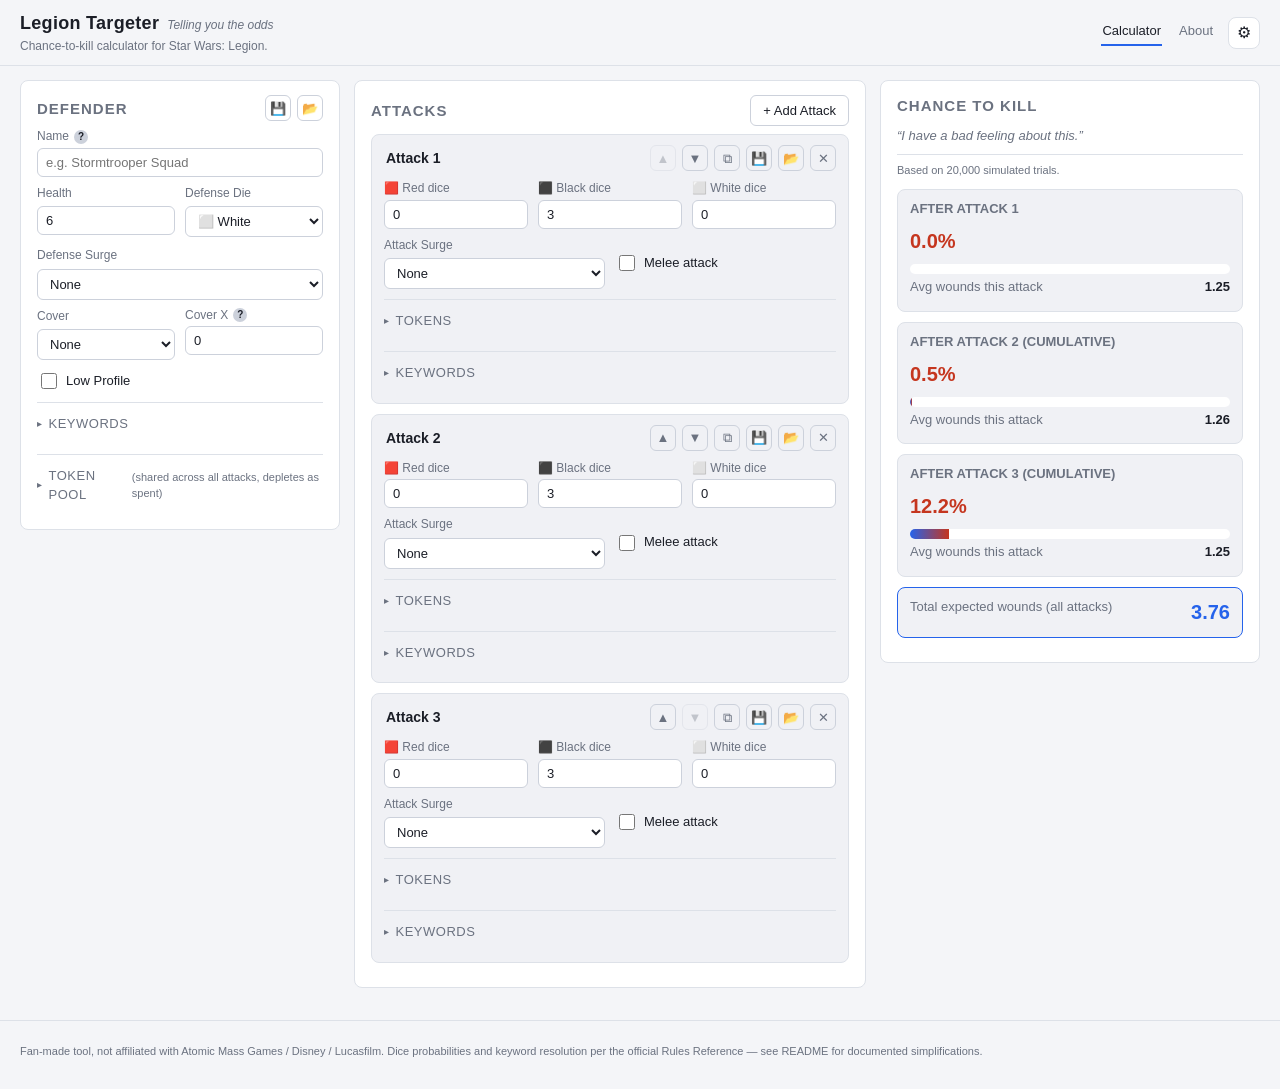
<file: index.html>
<!DOCTYPE html>
<html lang="en">
<head>
<meta charset="UTF-8" />
<meta name="viewport" content="width=device-width, initial-scale=1.0" />
<title>Legion Targeter</title>
<meta name="description" content="Chance-to-kill calculator for Star Wars: Legion." />
<link rel="stylesheet" href="style.css" />
<link rel="icon" href="data:image/svg+xml,<svg xmlns='http://www.w3.org/2000/svg' viewBox='0 0 16 16'><text y='13' font-size='14'>🎲</text></svg>">
<script>
  // Applied before paint so there's no flash of the wrong theme.
  (function () {
    var KEY = 'legion-targeter-theme';
    function apply(pref) {
      if (pref === 'light' || pref === 'dark') document.documentElement.setAttribute('data-theme', pref);
      else document.documentElement.removeAttribute('data-theme');
    }
    var stored = 'system';
    try { stored = localStorage.getItem(KEY) || 'system'; } catch (e) {}
    apply(stored);
    window.LegionTheme = {
      get: function () { return stored; },
      set: function (pref) {
        stored = pref;
        try { localStorage.setItem(KEY, pref); } catch (e) {}
        apply(pref);
      },
    };
  })();
</script>
</head>
<body>
  <header class="app-header">
    <div class="header-left">
      <div class="brand-row">
        <h1>Legion Targeter</h1>
        <span class="brand-subtitle">Telling you the odds</span>
      </div>
      <p class="subtitle">Chance-to-kill calculator for Star Wars: Legion.</p>
    </div>
    <div class="header-right">
      <nav class="modes">
        <a class="link active" href="index.html">Calculator</a>
        <a class="link" href="about.html">About</a>
      </nav>
      <button id="gearBtn" class="icon-btn" title="Settings" aria-label="Settings">⚙</button>
    </div>
  </header>

  <div id="settingsPanel" class="settings-panel hidden">
    <h3>Settings</h3>
    <label>Theme
      <select id="themeSelect">
        <option value="system">System</option>
        <option value="dark">Dark</option>
        <option value="light">Light</option>
      </select>
    </label>
    <label>Simulation trials
      <select id="trialsSelect">
        <option value="5000">5,000 (fast)</option>
        <option value="20000" selected>20,000 (default)</option>
        <option value="50000">50,000 (precise)</option>
        <option value="100000">100,000 (slow, most precise)</option>
      </select>
    </label>
    <div class="settings-divider"></div>
    <p class="hint" style="margin: 0 0 8px;">Save or load the defender and every attack together, as one file.</p>
    <div class="settings-actions">
      <button id="exportAllBtn" class="secondary-btn">⬇ Export All</button>
      <button id="importAllBtn" class="secondary-btn">⬆ Import All</button>
      <input type="file" id="importAllFile" accept="application/json,.json" style="display:none" />
    </div>
    <button id="closeSettings" class="secondary-btn" style="margin-top: 10px;">Close</button>
  </div>

  <main class="layout">
    <section class="panel defender-panel">
      <div class="attacks-header">
        <h2>Defender</h2>
        <div class="card-toolbar">
          <button id="defSaveBtn" class="icon-mini-btn" type="button" title="Save this defender as a JSON file">💾</button>
          <button id="defLoadBtn" class="icon-mini-btn" type="button" title="Load a defender JSON file">📂</button>
          <input type="file" id="defLoadFile" accept="application/json,.json" style="display:none" />
        </div>
      </div>

      <div class="field-row">
        <label class="field" style="flex: 1 1 100%;">
          <span class="field-label">Name <span class="hint-icon" title="Optional label, saved with this defender" tabindex="0">?</span></span>
          <input type="text" id="def-name" placeholder="e.g. Stormtrooper Squad" />
        </label>
      </div>

      <div class="field-row">
        <label class="field">Health
          <input type="number" id="def-health" min="1" value="6" />
        </label>
        <label class="field">Defense Die
          <select id="def-defenseDie">
            <option value="white">⬜ White</option>
            <option value="red">🟥 Red</option>
          </select>
        </label>
        <label class="field">Defense Surge
          <select id="def-defenseSurgeConv">
            <option value="none">None</option>
            <option value="block">→ Block</option>
          </select>
        </label>
      </div>

      <div class="field-row">
        <label class="field">Cover
          <select id="def-cover">
            <option value="none">None</option>
            <option value="light">Light</option>
            <option value="heavy">Heavy</option>
          </select>
        </label>
        <label class="field">
          <span class="field-label">Cover X <span class="hint-icon" title="Cover X keyword: improves cover by X, stacks with terrain Cover" tabindex="0">?</span></span>
          <input type="number" id="def-coverX" min="0" value="0" />
        </label>
        <label class="field checkbox-field">
          <input type="checkbox" id="def-lowProfile" /> Low Profile
        </label>
      </div>

      <details class="collapsible" id="def-keywords-details">
        <summary>Keywords</summary>
        <div class="details-body">
          <div class="field-row">
            <label class="field checkbox-field">
              <input type="checkbox" id="def-armorEnabled" /> Armor
            </label>
            <label class="field">
              <span class="field-label">Armor X <span class="hint-icon" title="Leave blank for unlimited Armor" tabindex="0">?</span></span>
              <input type="number" id="def-armorX" min="0" placeholder="∞" />
            </label>
          </div>
          <div class="field-row">
            <label class="field checkbox-field">
              <input type="checkbox" id="def-impervious" /> Impervious
            </label>
            <label class="field">Danger Sense X
              <input type="number" id="def-dangerSenseX" min="0" value="0" />
            </label>
            <label class="field">Uncanny Luck X
              <input type="number" id="def-uncannyLuckX" min="0" value="0" />
            </label>
            <label class="field">Upgrade Defense Dice X
              <input type="number" id="def-upgradeX" min="0" value="0" />
            </label>
          </div>
          <div class="field-row">
            <label class="field checkbox-field">
              <input type="checkbox" id="def-block" /> Block
            </label>
            <label class="field checkbox-field">
              <input type="checkbox" id="def-nimble" /> Nimble
            </label>
            <label class="field checkbox-field">
              <input type="checkbox" id="def-outmaneuver" /> Outmaneuver
            </label>
          </div>
          <div class="field-row">
            <label class="field checkbox-field">
              <input type="checkbox" id="def-immunePierce" /> Immune: Pierce
            </label>
            <label class="field checkbox-field">
              <input type="checkbox" id="def-immuneBlast" /> Immune: Blast
            </label>
          </div>
        </div>
      </details>

      <details class="collapsible" id="def-tokens-details">
        <summary>Token Pool <span class="hint">(shared across all attacks, depletes as spent)</span></summary>
        <div class="details-body">
          <div class="field-row">
            <label class="field">Dodge
              <input type="number" id="def-dodge" min="0" value="0" />
            </label>
            <label class="field">Shield
              <input type="number" id="def-shield" min="0" value="0" />
            </label>
            <label class="field">Suppression
              <input type="number" id="def-suppression" min="0" value="0" />
            </label>
            <label class="field">
              <span class="field-label">Surge <span class="hint-icon" title="Defense surge tokens" tabindex="0">?</span></span>
              <input type="number" id="def-surge" min="0" value="0" />
            </label>
          </div>
        </div>
      </details>
    </section>

    <section class="panel attacks-panel">
      <div class="attacks-header">
        <h2>Attacks</h2>
        <button id="addAttackBtn" class="secondary-btn">+ Add Attack</button>
      </div>
      <div id="attacksList"></div>
    </section>

    <section class="panel results-panel">
      <h2>Chance to Kill</h2>
      <p class="quote-line" id="quoteLine"></p>
      <p class="hint" id="trialsLabel"></p>
      <div id="resultsList"></div>
    </section>
  </main>

  <footer class="app-footer">
    <p>Fan-made tool, not affiliated with Atomic Mass Games / Disney / Lucasfilm. Dice probabilities and keyword resolution per the official Rules Reference — see README for documented simplifications.</p>
  </footer>

  <script src="engine.js"></script>
  <script src="app.js"></script>
</body>
</html>
</file>
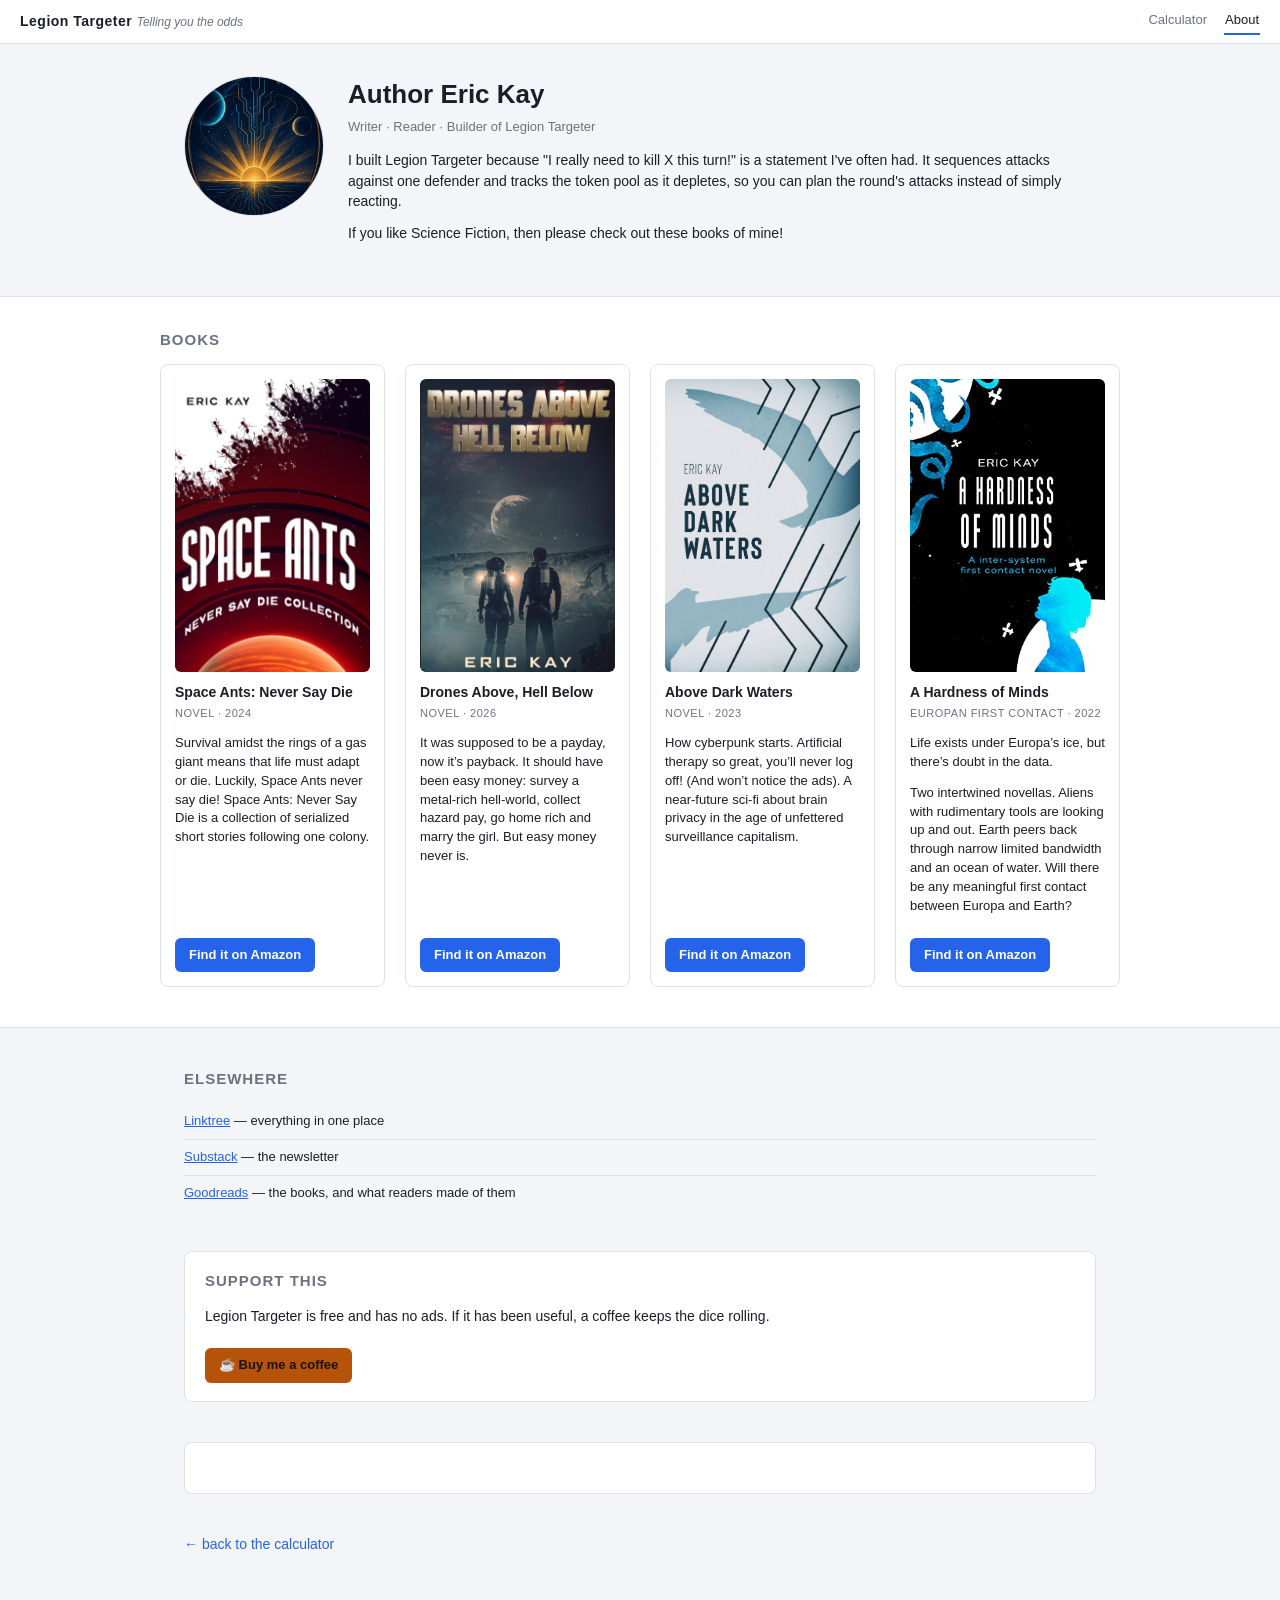
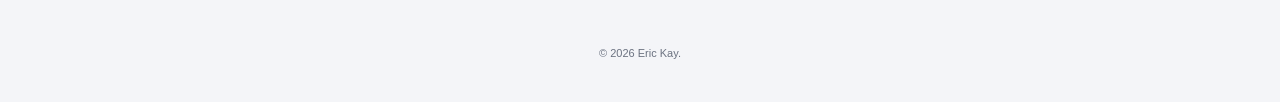
<file: about.html>
<!DOCTYPE html>
<html lang="en">
<head>
<meta charset="utf-8">
<meta name="viewport" content="width=device-width, initial-scale=1">
<title>About — Legion Targeter And Eric Kay's book promos</title>
<meta name="description" content="About the author of Legion Targeter.">
<link rel="stylesheet" href="style.css">
<link rel="icon" href="data:image/svg+xml,<svg xmlns='http://www.w3.org/2000/svg' viewBox='0 0 16 16'><text y='13' font-size='14'>🎲</text></svg>">
<script>
  // Applied before paint so there's no flash of the wrong theme. The
  // selector itself lives in the calculator's Settings panel; this page
  // just respects whatever was last chosen there.
  (function () {
    var KEY = 'legion-targeter-theme';
    var stored = 'system';
    try { stored = localStorage.getItem(KEY) || 'system'; } catch (e) {}
    if (stored === 'light' || stored === 'dark') document.documentElement.setAttribute('data-theme', stored);
  })();
</script>
</head>
<body>

<!-- ==================================================================
     EDITING THIS PAGE
     No JavaScript, no build step. Change the text between the tags and
     reload. Every place you might want to change is marked with a
     comment like this one.

     Images: drop files into the images/ folder next to this file and
     point src="images/yourfile.jpg" at them. See images/README.txt for
     sizes. Any <img> whose file is missing just shows its alt text, so
     a wrong filename never breaks the layout.
     ================================================================== -->

<nav class="site-nav">
  <div class="brand">Legion Targeter <span class="brand-subtitle">Telling you the odds</span></div>
  <div class="modes">
    <a class="link" href="index.html">Calculator</a>
    <a class="link active" href="about.html">About</a>
  </div>
</nav>

<main class="prose">

  <!-- ---------- WHO YOU ARE ---------- -->
  <section class="author">
    <!-- Portrait. Point this at any file in images/ — a photo of you works
         best here, since the circular crop cuts the corners off a book
         cover. No photo? Delete this whole <img> line; the layout closes up.

         Paths are RELATIVE. The images are published with the site, so
         images/foo.jpg is all that is needed — a github.com/.../blob/...
         address is a web PAGE showing the file, not the file, which is why
         it renders blank in an <img>. -->
    <img class="portrait" src="images/portrait.jpg" alt="Eric Kay" loading="lazy">

    <div class="author-text">
      <h1>Author Eric Kay</h1>
      <p class="tagline">Writer · Reader · Builder of Legion Targeter</p>

      <!-- Your bio. Add or remove <p> paragraphs freely. -->
      <p>
        I built Legion Targeter because "I really need to kill X this turn!" is a statement I've often had.
        It sequences attacks against one defender and tracks the token pool as it depletes, so you can
        plan the round's attacks instead of simply reacting.
      </p>
      <p>
        If you like Science Fiction, then please check out these books of mine!
      </p>
    </div>
  </section>

  <!-- ---------- BOOKS ----------
       TO ADD A BOOK: copy one <article class="book"> … </article> block and
       edit it. To remove one, delete its block. The grid re-flows on its own.
       No cover image yet? Delete the <img> line and the card still works.

       "books-band" is what lets this section be wider than the rest of the
       page, so the row holds as many covers as the window has room for
       instead of always three. Nothing to change when you add a book.
  -->
  <section class="books-band">
    <h2>Books</h2>
    <div class="books">

      <article class="book">
        <img src="images/80485-space-ants.jpg" alt="Cover of Space Ants: Never Say Die" loading="lazy">
        <h3>Space Ants: Never Say Die</h3>
        <p class="book-meta">Novel · 2024</p>
        <p>
          Survival amidst the rings of a gas giant means that life must adapt or die.
          Luckily, Space Ants never say die! Space Ants: Never Say Die is a collection
          of serialized short stories following one colony.
        </p>
        <a class="button" href="https://www.amazon.com/Space-Ants-Never-Say-Die-ebook/dp/B0DHQND276">Find it on Amazon</a>
      </article>

      <article class="book">
        <img src="images/DAHB%20Indie%20Mil%20Hard%20SciFi%202.png" alt="Cover of Drones Above, Hell Below" loading="lazy">
        <h3>Drones Above, Hell Below</h3>
        <p class="book-meta">Novel · 2026</p>
        <p>
          It was supposed to be a payday, now it’s payback. It should have been easy
          money: survey a metal-rich hell-world, collect hazard pay, go home rich and
          marry the girl. But easy money never is.
        </p>
        <a class="button" href="https://www.amazon.com/Drones-Above-Hell-Below-Slayers-ebook/dp/B0H1Q6TSKC">Find it on Amazon</a>
      </article>

      <article class="book">
        <img src="images/Above-Dark-Waters-AI-Therapy-Cyberpunk-HardSF.png"
             alt="Cover of Above Dark Waters" loading="lazy">
        <h3>Above Dark Waters</h3>
        <p class="book-meta">Novel · 2023</p>
        <p>
          How cyberpunk starts. Artificial therapy so great, you’ll never log off!
          (And won’t notice the ads). A near-future sci-fi about brain privacy in the
          age of unfettered surveillance capitalism.
        </p>
        <a class="button" href="https://www.amazon.com/Above-Dark-Waters-Eric-Kay-ebook/dp/B0CDVB76ZQ">Find it on Amazon</a>
      </article>

      <article class="book">
        <img src="images/ahom.jpg" alt="Cover of A Hardness of Minds" loading="lazy">
        <h3>A Hardness of Minds</h3>
        <p class="book-meta">Europan First Contact · 2022</p>
        <p>
          Life exists under Europa’s ice, but there’s doubt in the data.
        </p>
        <p>
          Two intertwined novellas. Aliens with rudimentary tools are looking up and
          out. Earth peers back through narrow limited bandwidth and an ocean of water.
          Will there be any meaningful first contact between Europa and Earth?
        </p>
        <a class="button" href="https://www.amazon.com/Hardness-Minds-Europan-First-Contact-ebook/dp/B09WKWBNFG">Find it on Amazon</a>
      </article>

    </div>
  </section>

  <!-- ---------- LINKS ELSEWHERE ----------
       TO ADD A LINK: copy one <li> line. To remove one, delete its line.

       These open in a new tab (target="_blank"), so a visitor who clicks
       one mid-calculation still has the page where they left it.
       rel="noopener" goes with it every time: without it the page you
       opened can reach back through window.opener and redirect this tab.
  -->
  <section>
    <h2>Elsewhere</h2>
    <ul class="links">
      <li><a href="https://linktr.ee/EricKaySciFi" target="_blank" rel="noopener">Linktree</a> — everything in one place</li>
      <li><a href="https://erickayscifi.substack.com/" target="_blank" rel="noopener">Substack</a> — the newsletter</li>
      <li><a href="https://www.goodreads.com/author/show/4024594.Eric_Kay" target="_blank" rel="noopener">Goodreads</a> — the books, and what readers made of them</li>
    </ul>
  </section>

  <!-- ---------- SUPPORT ----------
       Replace the URL with your own Buy Me a Coffee (or Ko-fi, Patreon,
       Substack — any link works). Delete the whole section to drop it.
       This is a plain link on purpose: no third-party script, so the page
       stays fast and tracks nobody.
  -->
  <section class="support">
    <h2>Support this</h2>
    <p>
      Legion Targeter is free and has no ads. If it has been useful, a coffee keeps the
      dice rolling.
    </p>
    <a class="button coffee" href="https://buymeacoffee.com/erickayscifi">☕ Buy me a coffee</a>
  </section>

  <!-- ---------- DISCLOSURE ----------
       Keep this accurate. If you ever add an affiliate link (Amazon and
       the like), saying so stops being good manners and becomes a legal
       requirement in the US — amend this paragraph the same day.
  -->
  <section class="disclosure">
    <h2></h2>
    <p>

    </p>
  </section>

  <p class="back"><a href="index.html">← back to the calculator</a></p>

</main>

<footer class="foot">
  © <span>2026</span> Eric Kay.
</footer>

</body>
</html>
</file>
<file: style.css>
/* Dark palette is the default/fallback. */
:root {
  --bg: #10131a;
  --panel: #171b24;
  --panel-alt: #12151d;
  --panel-border: #2a3040;
  --text: #e8ebf2;
  --muted: #8a91a3;
  --accent: #d63b3b;
  --accent-2: #3b7fd6;
  --good: #3bd67a;
  --warn: #d6a93b;
  --input-bg: #0d1017;
  --input-border: #33394a;
  --radius: 8px;
}

/* System preference: light, and the user hasn't forced dark. */
@media (prefers-color-scheme: light) {
  :root:not([data-theme="dark"]) {
    --bg: #f4f5f8;
    --panel: #ffffff;
    --panel-alt: #f0f1f5;
    --panel-border: #dde1e8;
    --text: #1b1e27;
    --muted: #6b7280;
    --accent: #c5361f;
    --accent-2: #2563eb;
    --good: #16a34a;
    --warn: #b45309;
    --input-bg: #ffffff;
    --input-border: #ccd1db;
  }
}

/* Explicit user choice wins over system preference in both directions. */
:root[data-theme="light"] {
  --bg: #f4f5f8;
  --panel: #ffffff;
  --panel-alt: #f0f1f5;
  --panel-border: #dde1e8;
  --text: #1b1e27;
  --muted: #6b7280;
  --accent: #c5361f;
  --accent-2: #2563eb;
  --good: #16a34a;
  --warn: #b45309;
  --input-bg: #ffffff;
  --input-border: #ccd1db;
}
:root[data-theme="dark"] {
  --bg: #10131a;
  --panel: #171b24;
  --panel-alt: #12151d;
  --panel-border: #2a3040;
  --text: #e8ebf2;
  --muted: #8a91a3;
  --accent: #d63b3b;
  --accent-2: #3b7fd6;
  --good: #3bd67a;
  --warn: #d6a93b;
  --input-bg: #0d1017;
  --input-border: #33394a;
}

* { box-sizing: border-box; }

body {
  margin: 0;
  background: var(--bg);
  color: var(--text);
  font-family: -apple-system, "Segoe UI", Roboto, Helvetica, Arial, sans-serif;
  font-size: 14px;
  line-height: 1.45;
}

.app-header {
  display: flex;
  align-items: center;
  justify-content: space-between;
  gap: 16px;
  padding: 10px 20px;
  border-bottom: 1px solid var(--panel-border);
  flex-wrap: wrap;
}
.header-left { min-width: 0; }
.brand-row {
  display: flex;
  align-items: baseline;
  gap: 8px;
  flex-wrap: wrap;
}
.brand-row h1 {
  margin: 0;
  font-size: 18px;
  letter-spacing: 0.3px;
}
.subtitle {
  margin: 2px 0 0;
  color: var(--muted);
  font-size: 12px;
  max-width: 640px;
}
.header-right {
  display: flex;
  align-items: center;
  gap: 14px;
  flex-shrink: 0;
}
.icon-btn {
  background: var(--panel);
  border: 1px solid var(--panel-border);
  color: var(--text);
  font-size: 16px;
  width: 32px;
  height: 32px;
  border-radius: var(--radius);
  cursor: pointer;
  flex-shrink: 0;
}
.icon-btn:hover { border-color: var(--accent-2); }

.settings-panel {
  position: fixed;
  top: 52px;
  right: 20px;
  background: var(--panel);
  border: 1px solid var(--panel-border);
  border-radius: var(--radius);
  padding: 14px;
  z-index: 20;
  width: 260px;
  box-shadow: 0 8px 24px rgba(0,0,0,0.4);
}
.settings-panel.hidden { display: none; }
.settings-panel h3 { margin-top: 0; }
.settings-panel label { display: block; margin-bottom: 12px; }
.settings-divider {
  border-top: 1px solid var(--panel-border);
  margin: 4px 0 10px;
}
.settings-actions {
  display: flex;
  gap: 8px;
}
.settings-actions .secondary-btn { flex: 1; }

.layout {
  display: grid;
  grid-template-columns: 320px 1fr 380px;
  gap: 14px;
  padding: 14px 20px 32px;
  align-items: start;
}
@media (max-width: 1100px) {
  .layout { grid-template-columns: 1fr; }
}

.panel {
  background: var(--panel);
  border: 1px solid var(--panel-border);
  border-radius: var(--radius);
  padding: 14px 16px;
}
.panel h2 {
  margin: 0 0 10px;
  font-size: 15px;
  text-transform: uppercase;
  letter-spacing: 1px;
  color: var(--muted);
}
.panel h3 {
  margin: 14px 0 8px;
  font-size: 13px;
  text-transform: uppercase;
  letter-spacing: 0.5px;
  color: var(--muted);
  border-top: 1px solid var(--panel-border);
  padding-top: 10px;
}

.field-row {
  display: flex;
  flex-wrap: wrap;
  gap: 10px;
  margin-bottom: 8px;
}
.field {
  display: flex;
  flex-direction: column;
  gap: 4px;
  font-size: 12px;
  color: var(--muted);
  flex: 1 1 100px;
}
.field.checkbox-field {
  flex-direction: row;
  align-items: center;
  gap: 6px;
  font-size: 13px;
  color: var(--text);
}
.field input[type="number"],
.field input[type="text"],
.field select {
  background: var(--input-bg);
  border: 1px solid var(--input-border);
  color: var(--text);
  border-radius: 6px;
  padding: 6px 8px;
  font-size: 13px;
  width: 100%;
}
.field input[type="checkbox"] {
  width: 16px;
  height: 16px;
}
.hint {
  color: var(--muted);
  font-size: 11px;
  font-weight: normal;
  text-transform: none;
  letter-spacing: 0;
}

.field-label {
  display: inline-flex;
  align-items: center;
  gap: 5px;
  line-height: 1.2;
  white-space: nowrap;
}
.hint-icon {
  display: inline-flex;
  align-items: center;
  justify-content: center;
  width: 14px;
  height: 14px;
  flex-shrink: 0;
  border-radius: 50%;
  background: var(--input-border);
  color: var(--text);
  font-size: 10px;
  font-weight: 700;
  cursor: help;
}
.hint-icon:hover, .hint-icon:focus {
  background: var(--accent-2);
  color: #fff;
  outline: none;
}

.secondary-btn {
  background: var(--input-bg);
  border: 1px solid var(--input-border);
  color: var(--text);
  border-radius: 6px;
  padding: 7px 12px;
  cursor: pointer;
  font-size: 13px;
}
.secondary-btn:hover { border-color: var(--accent-2); }

.attacks-header {
  display: flex;
  justify-content: space-between;
  align-items: center;
  margin-bottom: 8px;
}
.attacks-header h2 { margin: 0; }

.attack-card {
  border: 1px solid var(--panel-border);
  border-radius: var(--radius);
  padding: 10px 12px;
  margin-bottom: 10px;
  background: var(--panel-alt);
}
.attack-card-header {
  display: flex;
  justify-content: space-between;
  align-items: center;
  gap: 8px;
  margin-bottom: 10px;
  flex-wrap: wrap;
}
.attack-card-header input.attack-name {
  background: transparent;
  border: none;
  color: var(--text);
  font-weight: 600;
  font-size: 14px;
  flex: 1 1 100px;
  min-width: 0;
}
.attack-card-header input.attack-name:focus {
  outline: 1px solid var(--accent-2);
  background: var(--input-bg);
}
.dice-swatch { font-weight: 600; }
.dice-swatch.red { color: #ff6b6b; }
.dice-swatch.black { color: #c8c8d0; }
.dice-swatch.white { color: #f2f2f2; }

.result-card {
  border: 1px solid var(--panel-border);
  border-radius: var(--radius);
  padding: 10px 12px;
  margin-bottom: 10px;
  background: var(--panel-alt);
}
.result-card h4 {
  margin: 0 0 8px;
  font-size: 13px;
  color: var(--muted);
  text-transform: uppercase;
}
.stat-row {
  display: flex;
  justify-content: space-between;
  margin-bottom: 4px;
  font-size: 13px;
}
.stat-row .label { color: var(--muted); }
.stat-row .value { font-weight: 600; }
.kill-bar-track {
  background: var(--input-bg);
  border-radius: 6px;
  height: 10px;
  overflow: hidden;
  margin: 8px 0 4px;
}
.kill-bar-fill {
  height: 100%;
  background: linear-gradient(90deg, var(--accent-2), var(--accent));
}
.kill-pct {
  font-size: 20px;
  font-weight: 700;
}
.kill-pct.cumulative { color: var(--accent); }

.quote-line {
  font-style: italic;
  color: var(--muted);
  font-size: 13px;
  margin: 0 0 8px;
  padding-bottom: 8px;
  border-bottom: 1px solid var(--panel-border);
}
.quote-line::before { content: '“'; }
.quote-line::after { content: '”'; }

.total-summary {
  border: 1px solid var(--accent-2);
  background: var(--panel-alt);
}
.total-summary .stat-row { margin-bottom: 0; }
.total-summary .value {
  font-size: 20px;
  color: var(--accent-2);
}

.app-footer {
  padding: 12px 20px 18px;
  color: var(--muted);
  font-size: 11px;
  border-top: 1px solid var(--panel-border);
}

#trialsLabel { margin: 0 0 10px; }

.empty-state {
  color: var(--muted);
  font-size: 13px;
  padding: 20px 0;
  text-align: center;
}

/* ==========================================================================
   Collapsible sections (Tokens / Keywords)
   ========================================================================== */
details.collapsible {
  border-top: 1px solid var(--panel-border);
  margin-top: 10px;
  padding-top: 2px;
}
details.collapsible summary {
  cursor: pointer;
  list-style: none;
  font-size: 13px;
  text-transform: uppercase;
  letter-spacing: 0.5px;
  color: var(--muted);
  padding: 10px 0;
  display: flex;
  align-items: center;
  gap: 6px;
  user-select: none;
}
details.collapsible summary::-webkit-details-marker { display: none; }
details.collapsible summary::before {
  content: '▸';
  font-size: 10px;
  transition: transform 0.15s ease;
  display: inline-block;
}
details.collapsible[open] summary::before { transform: rotate(90deg); }
details.collapsible summary:hover { color: var(--text); }
details.collapsible summary .badge {
  background: var(--accent-2);
  color: #fff;
  font-size: 10px;
  font-weight: 700;
  border-radius: 10px;
  padding: 1px 7px;
  text-transform: none;
  letter-spacing: 0;
}
details.collapsible .details-body { padding-bottom: 8px; }

/* ==========================================================================
   Attack card toolbar (duplicate / download / upload / remove)
   ========================================================================== */
.card-toolbar {
  display: flex;
  gap: 6px;
  flex-shrink: 0;
}
.icon-mini-btn {
  background: transparent;
  border: 1px solid var(--input-border);
  color: var(--muted);
  border-radius: 6px;
  width: 26px;
  height: 26px;
  cursor: pointer;
  font-size: 13px;
  line-height: 1;
  display: inline-flex;
  align-items: center;
  justify-content: center;
}
.icon-mini-btn:hover { color: var(--accent-2); border-color: var(--accent-2); }
.icon-mini-btn.danger:hover { color: var(--accent); border-color: var(--accent); }
.icon-mini-btn:disabled { opacity: 0.35; cursor: default; }
.icon-mini-btn:disabled:hover { color: var(--muted); border-color: var(--input-border); }

/* ==========================================================================
   Site nav (about.html) and the Calculator/About links (also reused inside
   index.html's merged .app-header via .header-right)
   ========================================================================== */
.site-nav {
  display: flex;
  align-items: center;
  justify-content: space-between;
  padding: 8px 20px;
  border-bottom: 1px solid var(--panel-border);
  background: var(--panel);
}
.site-nav .brand {
  font-weight: 700;
  letter-spacing: 0.5px;
  font-size: 14px;
}
.brand-subtitle {
  font-weight: 400;
  font-style: italic;
  font-size: 12px;
  color: var(--muted);
  letter-spacing: 0;
}
.modes {
  display: flex;
  gap: 16px;
}
.link {
  color: var(--muted);
  text-decoration: none;
  font-size: 13px;
  padding: 3px 1px;
  border-bottom: 2px solid transparent;
}
.link:hover { color: var(--text); }
.link.active {
  color: var(--text);
  border-bottom-color: var(--accent-2);
}

/* ==========================================================================
   About page
   ========================================================================== */
.prose {
  max-width: 960px;
  margin: 0 auto;
  padding: 32px 24px 60px;
}
.prose h1 { margin: 0 0 4px; font-size: 26px; }
.prose h2 {
  font-size: 15px;
  text-transform: uppercase;
  letter-spacing: 1px;
  color: var(--muted);
  margin: 0 0 14px;
}
.prose p { margin: 0 0 12px; }
.prose section { margin-bottom: 40px; }

.author {
  display: flex;
  gap: 24px;
  align-items: flex-start;
  flex-wrap: wrap;
}
.author .portrait {
  width: 140px;
  height: 140px;
  border-radius: 50%;
  object-fit: cover;
  border: 1px solid var(--panel-border);
  flex-shrink: 0;
  background: var(--panel);
}
.author-text { flex: 1 1 320px; min-width: 0; }
.author-text .tagline {
  color: var(--muted);
  margin: 0 0 14px;
  font-size: 13px;
}

.books-band {
  width: 100vw;
  position: relative;
  left: 50%;
  right: 50%;
  margin-left: -50vw;
  margin-right: -50vw;
  background: var(--panel);
  border-top: 1px solid var(--panel-border);
  border-bottom: 1px solid var(--panel-border);
  padding: 32px calc(50vw - 480px) 40px;
}
@media (max-width: 1020px) {
  .books-band { padding: 32px 24px 40px; }
}
.books-band h2 { padding: 0 0 0 0; max-width: 960px; margin: 0 auto 14px; }
.books {
  display: grid;
  grid-template-columns: repeat(auto-fill, minmax(200px, 1fr));
  gap: 20px;
  max-width: 960px;
  margin: 0 auto;
}
.book {
  background: var(--input-bg);
  border: 1px solid var(--panel-border);
  border-radius: var(--radius);
  padding: 14px;
  display: flex;
  flex-direction: column;
}
.book img {
  width: 100%;
  aspect-ratio: 2 / 3;
  object-fit: cover;
  border-radius: 6px;
  margin-bottom: 10px;
  background: var(--panel);
}
.book h3 { margin: 0 0 4px; font-size: 14px; }
.book-meta {
  color: var(--muted);
  font-size: 11px;
  text-transform: uppercase;
  letter-spacing: 0.5px;
  margin: 0 0 8px;
}
.book p:not(.book-meta) { font-size: 13px; flex: 1; }

.button {
  display: inline-block;
  margin-top: 10px;
  padding: 8px 14px;
  background: var(--accent-2);
  color: #fff;
  text-decoration: none;
  border-radius: 6px;
  font-size: 13px;
  font-weight: 600;
  align-self: flex-start;
}
.button:hover { opacity: 0.9; }
.button.coffee { background: var(--warn); color: #1a1300; }

.links { list-style: none; padding: 0; margin: 0; }
.links li {
  padding: 8px 0;
  border-bottom: 1px solid var(--panel-border);
  font-size: 13px;
}
.links li:last-child { border-bottom: none; }
.links a { color: var(--accent-2); }

.support, .disclosure {
  background: var(--panel);
  border: 1px solid var(--panel-border);
  border-radius: var(--radius);
  padding: 18px 20px;
}
.disclosure p { color: var(--muted); font-size: 12px; margin-bottom: 0; }

.back { margin-top: 8px; }
.back a { color: var(--accent-2); text-decoration: none; }
.back a:hover { text-decoration: underline; }

.foot {
  text-align: center;
  color: var(--muted);
  font-size: 11px;
  padding: 20px 24px 40px;
}
.foot a { color: var(--accent-2); }
</file>
